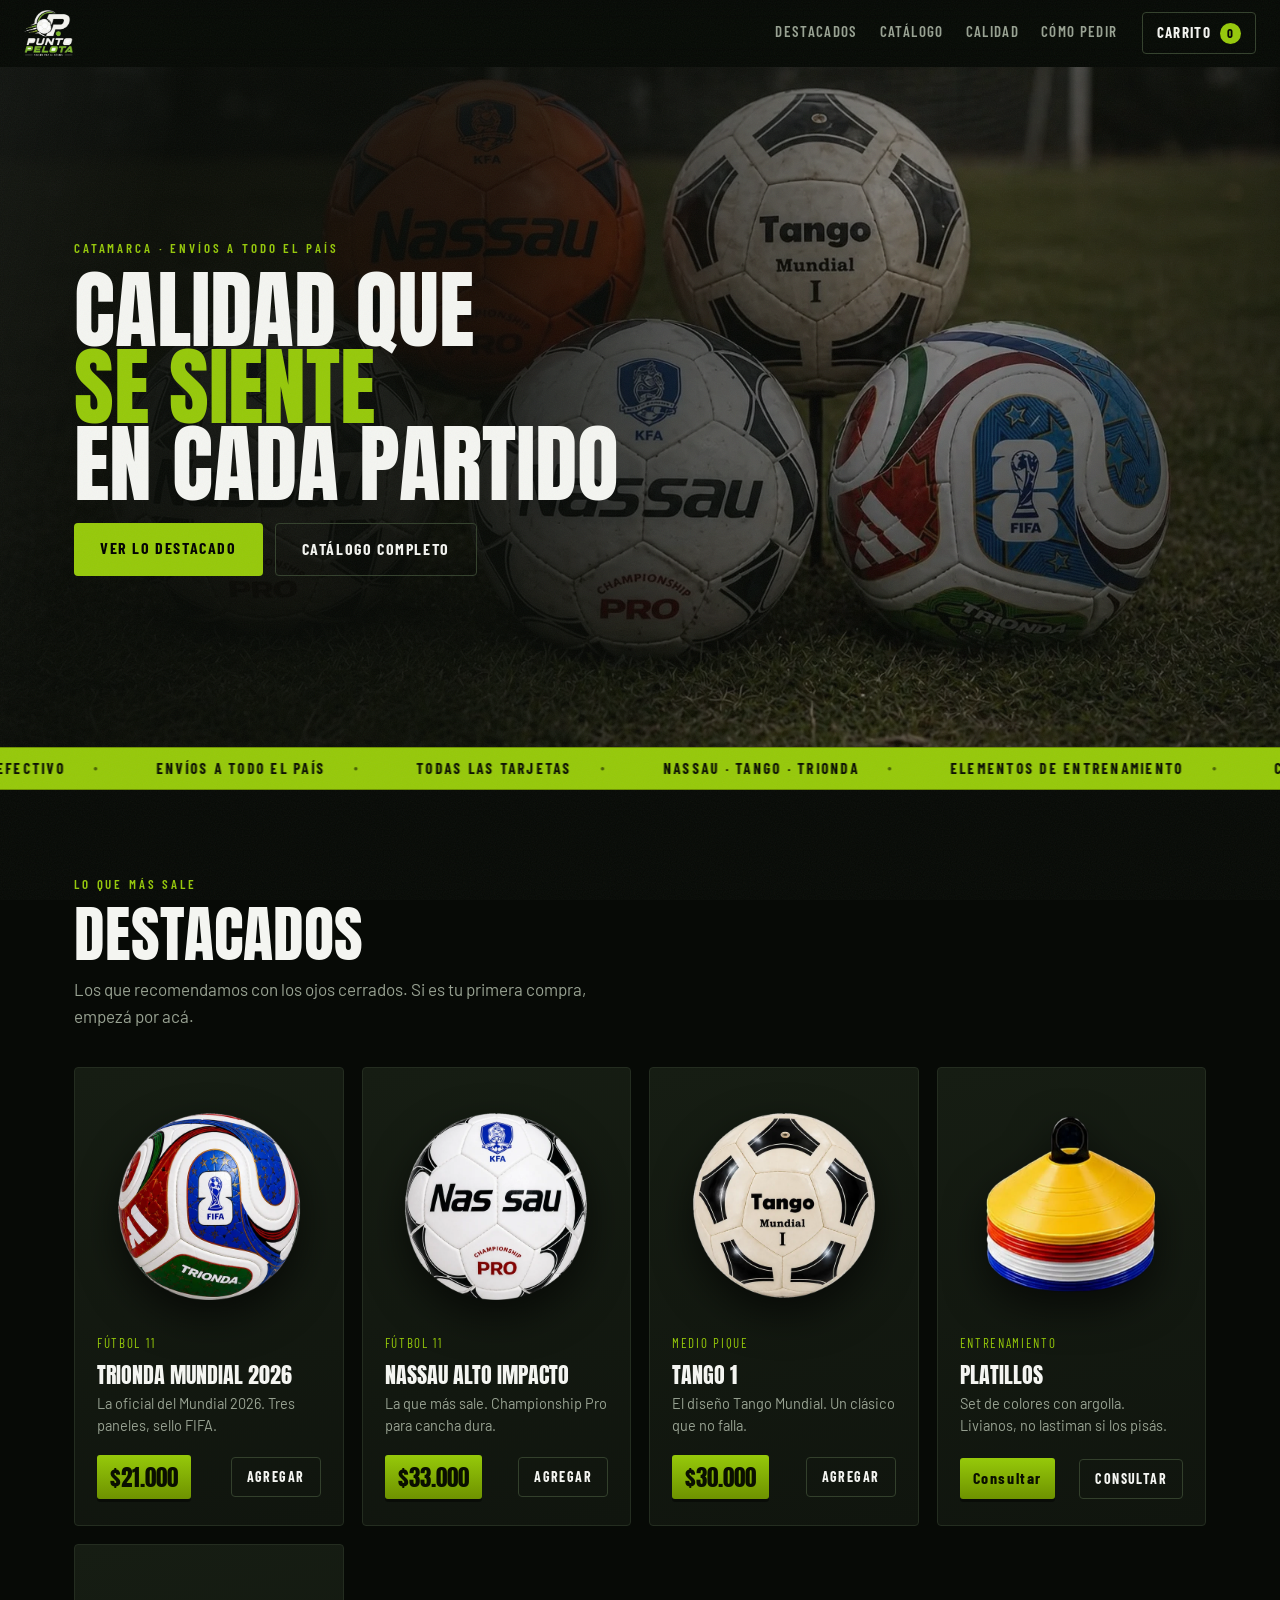
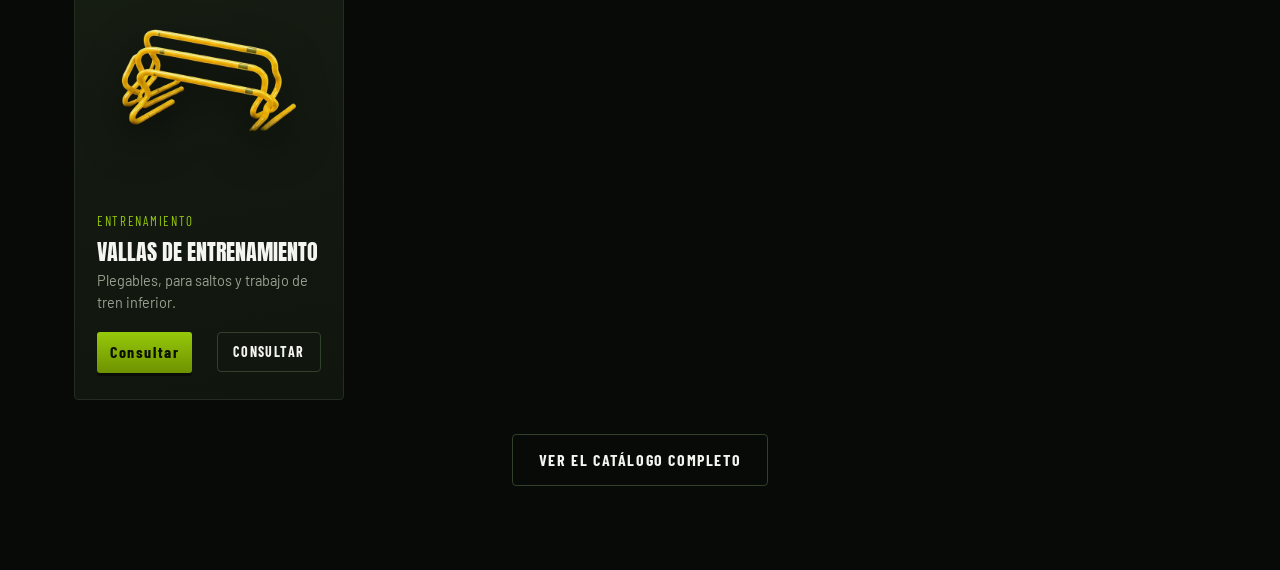
<file: index.html>
<!DOCTYPE html>
<html lang="es-AR">
<head>
<meta charset="UTF-8">
<meta name="viewport" content="width=device-width, initial-scale=1.0, viewport-fit=cover">
<title>Punto Pelota — Pasión por el fútbol</title>
<meta name="description" content="Pelotas de fútbol, medio pique y elementos de entrenamiento. Envíos a todo el país, 10% off en efectivo. Catamarca.">
<meta name="theme-color" content="#070A06">

<link rel="icon" href="favicon.ico" sizes="any">
<link rel="icon" type="image/png" sizes="32x32" href="assets/img/favicon-32.png">
<link rel="apple-touch-icon" href="assets/img/apple-touch-icon.png">

<meta property="og:type" content="website">
<meta property="og:site_name" content="Punto Pelota">
<meta property="og:title" content="Punto Pelota — Pasión por el fútbol">
<meta property="og:description" content="Pelotas Nassau, Tango y Trionda. Conos, vallas y escaleras. Envíos a todo el país.">
<meta property="og:image" content="assets/img/og.jpg">
<meta property="og:image:width" content="1200">
<meta property="og:image:height" content="630">
<meta name="twitter:card" content="summary_large_image">

<link rel="preconnect" href="https://fonts.googleapis.com">
<link rel="preconnect" href="https://fonts.gstatic.com" crossorigin>
<link href="https://fonts.googleapis.com/css2?family=Anton&family=Barlow+Condensed:ital,wght@0,500;0,600;0,700;1,800&family=Barlow:wght@400;500;600&display=swap" rel="stylesheet">
<link rel="stylesheet" href="assets/css/styles.css">
</head>
<body>

<a class="skip" data-view="catalogo" href="#">Ir al catálogo</a>
<div class="grain" aria-hidden="true"></div>

<header class="bar" id="bar">
  <a class="logo" href="#top" aria-label="Punto Pelota, inicio">
    <img src="assets/img/logo.webp" alt="Punto Pelota" width="150" height="141">
  </a>
  <nav class="nav">
    <a data-view="inicio" href="#">Destacados</a>
    <a data-view="catalogo" href="#">Catálogo</a>
    <a data-view="calidad" href="#">Calidad</a>
    <a data-view="pedir" href="#">Cómo pedir</a>
  </nav>
  <button class="cart-btn" id="cartOpen" aria-label="Abrir carrito">
    Carrito <span class="cart-count" id="cartCount">0</span>
  </button>
</header>
<!-- nav inferior de celular (como Offload) -->
<nav class="bottom-nav" id="bottomNav" aria-label="Navegación principal">
  <button class="bn active" data-view="inicio"><svg viewBox="0 0 24 24" fill="none" stroke="currentColor" stroke-width="2"><path d="M3 9l9-7 9 7v11a2 2 0 01-2 2H5a2 2 0 01-2-2z"/><polyline points="9 22 9 12 15 12 15 22"/></svg><span>Inicio</span></button>
  <button class="bn" data-view="catalogo"><svg viewBox="0 0 24 24" fill="none" stroke="currentColor" stroke-width="2"><rect x="3" y="3" width="7" height="7"/><rect x="14" y="3" width="7" height="7"/><rect x="3" y="14" width="7" height="7"/><rect x="14" y="14" width="7" height="7"/></svg><span>Catálogo</span></button>
  <button class="bn" data-view="calidad"><svg viewBox="0 0 24 24" fill="none" stroke="currentColor" stroke-width="2"><path d="M12 22s8-4 8-10V5l-8-3-8 3v7c0 6 8 10 8 10z"/></svg><span>Calidad</span></button>
  <button class="bn" data-view="pedir"><svg viewBox="0 0 24 24" fill="none" stroke="currentColor" stroke-width="2"><path d="M21 15a2 2 0 01-2 2H7l-4 4V5a2 2 0 012-2h14a2 2 0 012 2z"/></svg><span>Pedir</span></button>
  <a class="bn bn-wp" href="https://wa.me/5493834608775" target="_blank" rel="noopener"><svg viewBox="0 0 24 24" fill="currentColor"><path d="M17.47 14.38c-.28-.14-1.64-.81-1.9-.9-.25-.1-.43-.14-.62.14-.18.28-.71.9-.87 1.08-.16.18-.32.2-.6.07-.28-.14-1.18-.43-2.25-1.38-.83-.74-1.39-1.65-1.55-1.93-.16-.28-.02-.43.12-.57.13-.12.28-.32.42-.48.14-.16.18-.28.28-.46.1-.18.05-.34-.02-.48-.07-.14-.62-1.5-.85-2.05-.22-.54-.45-.47-.62-.47l-.53-.01c-.18 0-.48.07-.73.34-.25.27-.97.95-.97 2.3s1 2.66 1.13 2.85c.14.18 1.96 3 4.75 4.21.66.29 1.18.46 1.58.58.66.21 1.26.18 1.74.11.53-.08 1.64-.67 1.87-1.32.23-.65.23-1.2.16-1.32-.07-.12-.25-.2-.53-.33z"/><path d="M12 2C6.48 2 2 6.48 2 12c0 1.85.5 3.58 1.37 5.07L2 22l5.07-1.36C8.43 21.51 10.16 22 12 22c5.52 0 10-4.48 10-10S17.52 2 12 2zm0 18c-1.7 0-3.29-.44-4.67-1.22l-.33-.2-3.41.91.91-3.35-.22-.35A7.94 7.94 0 014 12c0-4.42 3.58-8 8-8s8 3.58 8 8-3.58 8-8 8z"/></svg><span>WhatsApp</span></a>
  <button class="bn" id="bnCart"><svg viewBox="0 0 24 24" fill="none" stroke="currentColor" stroke-width="2"><circle cx="9" cy="21" r="1"/><circle cx="20" cy="21" r="1"/><path d="M1 1h4l2.68 13.39a2 2 0 002 1.61h9.72a2 2 0 002-1.61L23 6H6"/></svg><span>Carrito</span><span class="bn-count" id="bnCount">0</span></button>
</nav>

<main id="top">

<div class="view" id="view-inicio">
  <section class="hero">
    <img class="hero-bg" src="assets/img/hero.webp" alt="" aria-hidden="true" fetchpriority="high">
    <span class="sweep" aria-hidden="true"></span>
    <div class="hero-in">
      <p class="eyebrow">Catamarca · Envíos a todo el país</p>
      <h1>Calidad que<br><span>se siente</span><br>en cada partido</h1>
      <div class="hero-cta">
        <a class="btn btn-lime" data-view="inicio" href="#">Ver lo destacado</a>
        <a class="btn btn-ghost" data-view="catalogo" href="#">Catálogo completo</a>
      </div>
    </div>
  </section>

  <div class="ticker" aria-hidden="true"><div class="ticker-inner" id="tickerInner"></div></div>

  <section class="sec destacados" id="destacados">
    <div class="sec-in">
      <header class="sec-head reveal">
        <p class="eyebrow">Lo que más sale</p>
        <h2>Destacados</h2>
        <p class="lede">Los que recomendamos con los ojos cerrados. Si es tu primera compra, empezá por acá.</p>
      </header>
      <div class="feat" id="feat"></div>
      <a class="btn btn-ghost feat-more reveal" data-view="catalogo" href="#">Ver el catálogo completo</a>
    </div>
  </section>
</div>

<div class="view" id="view-catalogo" hidden>
  <section class="sec catalogo" id="catalogo">
    <div class="sec-in">
      <header class="sec-head reveal">
        <p class="eyebrow">Todo el stock</p>
        <h2>Catálogo</h2>
      </header>
      <div class="filters" id="filters" role="tablist" aria-label="Filtrar por categoría"></div>
      <div class="grid" id="grid" aria-live="polite"></div>
      <p class="loading" id="loading">Cargando el catálogo…</p>
    </div>
  </section>
</div>

<div class="view" id="view-calidad" hidden>
  <section class="sec calidad" id="calidad">
    <div class="sec-in calidad-in">
      <figure class="calidad-img reveal">
        <img src="assets/img/detalle.webp" alt="Detalle del cosido y los paneles de una pelota Nassau Championship Pro" loading="lazy">
        <figcaption>Cosido panel por panel, no pegado.</figcaption>
      </figure>
      <div class="calidad-txt reveal">
        <p class="eyebrow">Por qué las elegimos</p>
        <h2>No es la pelota<br>del supermercado</h2>
        <p class="lede">La diferencia se nota al tercer mes, cuando la barata ya se despegó por las costuras y perdió la forma.</p>
        <ul class="props">
          <li><b>Paneles cosidos</b><span>Se ve en la foto: hilo, no pegamento. Es lo que aguanta la cancha de cemento.</span></li>
          <li><b>Pique parejo</b><span>Cae donde la esperás. Sirve igual en sintético que en tierra.</span></li>
          <li><b>Modelos de competencia</b><span>Nassau Championship Pro, Tango Mundial, Trionda. No son réplicas de saldo.</span></li>
          <li><b>Te duran temporadas</b><span>Son las que usan los equipos de la liga, sábado tras sábado.</span></li>
        </ul>
      </div>
    </div>
  </section>
</div>

<div class="view" id="view-pedir" hidden>
  <section class="sec pedir" id="pedir">
    <div class="sec-in">
      <header class="sec-head reveal">
        <p class="eyebrow">Sin vueltas</p>
        <h2>Cómo pedir</h2>
        <p class="lede">Cuatro pasos y listo. No hace falta que te registres ni que cargues una tarjeta acá.</p>
      </header>
      <ol class="pasos">
        <li class="reveal"><i>1</i><b>Armá el pedido</b><span>Agregás al carrito lo que quieras. Podés mezclar pelotas y elementos de entrenamiento.</span></li>
        <li class="reveal"><i>2</i><b>Mandalo por WhatsApp</b><span>El botón arma el mensaje solo, con el detalle y el total calculado. Vos sólo lo enviás.</span></li>
        <li class="reveal"><i>3</i><b>Coordinamos</b><span>Te confirmamos stock y forma de pago. Efectivo, transferencia o tarjetas de todos los bancos.</span></li>
        <li class="reveal"><i>4</i><b>Te llega</b><span>Envíos a todo el país. Si estás en Catamarca, arreglamos la entrega en el día.</span></li>
      </ol>
      <div class="pedir-cta reveal">
        <div>
          <b>10% de descuento abonando en efectivo</b>
          <span>Se calcula solo en el carrito, no hace falta que lo pidas.</span>
        </div>
        <a class="btn btn-lime" href="https://wa.me/5493834608775" target="_blank" rel="noopener">Escribir por WhatsApp</a>
      </div>
    </div>
  </section>

<footer class="foot">
  <div class="sec-in foot-in">
    <div>
      <img class="foot-logo" src="assets/img/logo.webp" alt="Punto Pelota" width="130" height="122" loading="lazy">
      <p class="foot-note">Pasión por el fútbol.<br>Catamarca, Argentina.</p>
    </div>
    <div class="foot-links">
      <a href="https://wa.me/5493834608775" target="_blank" rel="noopener">WhatsApp 383 460-8775</a>
      <a data-view="inicio" href="#">Destacados</a>
      <a data-view="catalogo" href="#">Catálogo</a>
      <a data-view="pedir" href="#">Cómo pedir</a>
    </div>
  </div>
</footer>


<!-- ficha de producto -->
</div>

</main>

<div class="scrim" id="scrim" hidden></div>
<div class="modal" id="modal" role="dialog" aria-modal="true" aria-labelledby="mNombre" aria-hidden="true">
  <div class="modal-card">
    <button class="modal-close" id="modalClose" aria-label="Cerrar">&times;</button>
    <div class="modal-img"><img id="mImg" alt=""></div>
    <p class="cat" id="mCat"></p>
    <h3 id="mNombre"></h3>
    <p class="talle" id="mTalle" hidden></p>
    <p class="det" id="mDet"></p>
    <div class="modal-foot">
      <span id="mPrecio"></span>
      <button class="btn btn-lime" id="mAdd">Agregar</button>
    </div>
    <button class="share" id="mShare">Compartir este producto</button>
  </div>
</div>

<aside class="cart" id="cart" aria-label="Carrito" aria-hidden="true">
  <div class="cart-head">
    <h2>Tu pedido</h2>
    <button class="cart-close" id="cartClose" aria-label="Cerrar carrito">&times;</button>
  </div>
  <div class="cart-body" id="cartBody"></div>
  <div class="cart-foot" id="cartFoot" hidden>
    <div class="row"><span>Subtotal</span><b id="subtotal">$0</b></div>
    <div class="row cash"><span>Con 10% en efectivo</span><b id="cash">$0</b></div>
    <p class="cart-note" id="cartNote" hidden>Hay artículos a consultar. Te pasamos el precio por WhatsApp.</p>
    <a class="btn btn-lime btn-full" id="checkout" href="#" target="_blank" rel="noopener">Enviar pedido por WhatsApp</a>
    <p class="cart-fine">Te respondemos para coordinar pago y entrega.</p>
  </div>
</aside>

<div class="toast" id="toast" role="status" aria-live="polite"></div>

<script src="assets/js/app.js"></script>
</body>
</html>
</file>
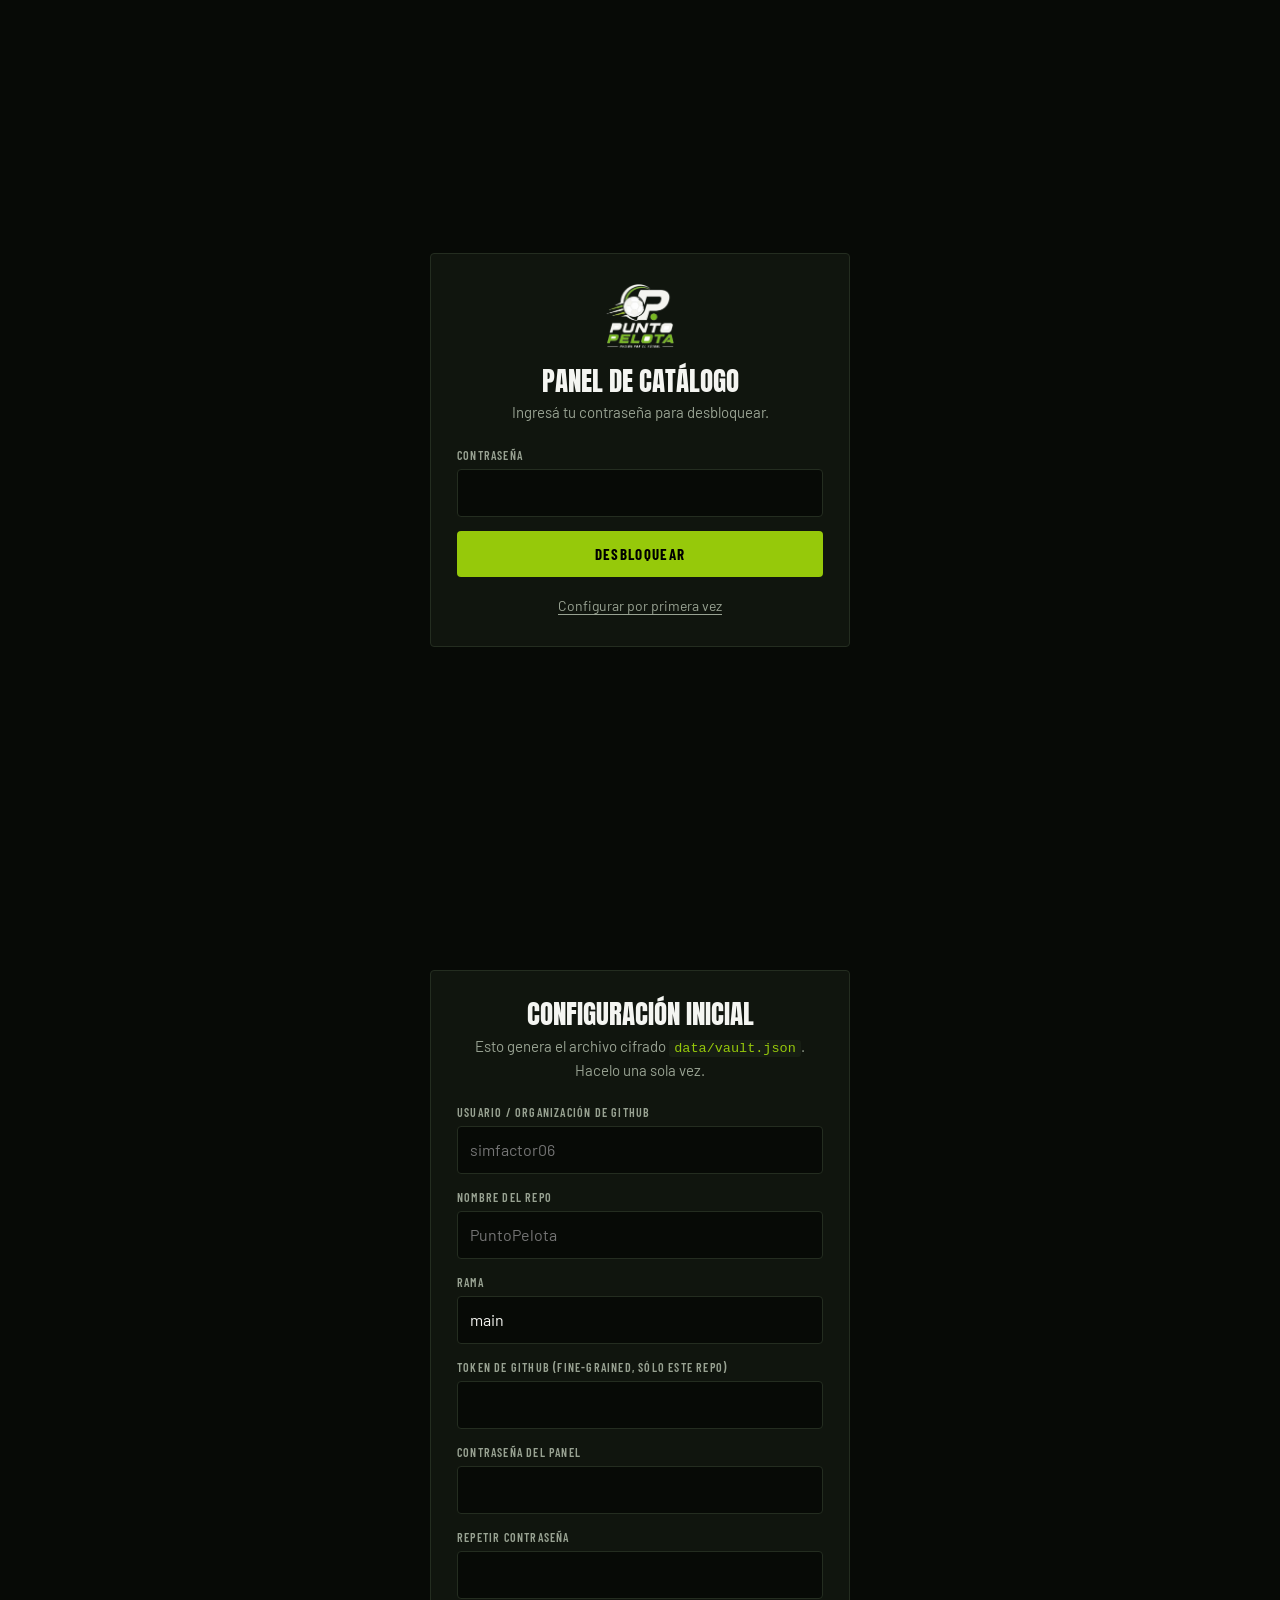
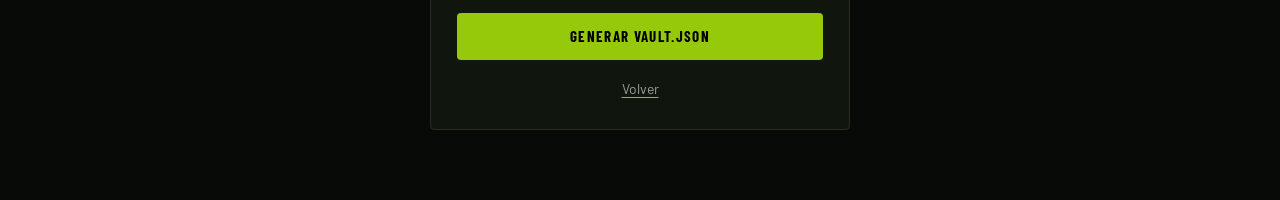
<file: admin.html>
<!DOCTYPE html>
<html lang="es-AR">
<head>
<meta charset="UTF-8">
<meta name="viewport" content="width=device-width, initial-scale=1.0">
<title>Panel · Punto Pelota</title>
<meta name="robots" content="noindex,nofollow">
<meta name="theme-color" content="#070A06">
<link rel="preconnect" href="https://fonts.googleapis.com">
<link rel="preconnect" href="https://fonts.gstatic.com" crossorigin>
<link href="https://fonts.googleapis.com/css2?family=Anton&family=Barlow+Condensed:wght@600;700&family=Barlow:wght@400;500;600&display=swap" rel="stylesheet">
<link rel="stylesheet" href="assets/css/admin.css">
</head>
<body>

<!-- ============ LOGIN ============ -->
<section class="screen" id="scLogin">
  <div class="panel">
    <img class="brand" src="assets/img/logo.webp" alt="Punto Pelota" width="150" height="141">
    <h1>Panel de catálogo</h1>
    <p class="sub" id="loginSub">Ingresá tu contraseña para desbloquear.</p>
    <label class="field">
      <span>Contraseña</span>
      <input type="password" id="pass" autocomplete="current-password" enterkeyhint="go">
    </label>
    <button class="btn btn-lime btn-full" id="btnUnlock">Desbloquear</button>
    <p class="err" id="loginErr" hidden></p>
    <button class="linkish" id="goSetup">Configurar por primera vez</button>
  </div>
</section>

<!-- ============ SETUP ============ -->
<section class="screen" id="scSetup" hidden>
  <div class="panel">
    <h1>Configuración inicial</h1>
    <p class="sub">Esto genera el archivo cifrado <code>data/vault.json</code>. Hacelo una sola vez.</p>

    <label class="field">
      <span>Usuario / organización de GitHub</span>
      <input type="text" id="sOwner" placeholder="simfactor06" autocapitalize="off" spellcheck="false">
    </label>
    <label class="field">
      <span>Nombre del repo</span>
      <input type="text" id="sRepo" placeholder="PuntoPelota" autocapitalize="off" spellcheck="false">
    </label>
    <label class="field">
      <span>Rama</span>
      <input type="text" id="sBranch" value="main" autocapitalize="off" spellcheck="false">
    </label>
    <label class="field">
      <span>Token de GitHub (fine-grained, sólo este repo)</span>
      <input type="password" id="sToken" autocapitalize="off" spellcheck="false">
    </label>
    <label class="field">
      <span>Contraseña del panel</span>
      <input type="password" id="sPass1" autocomplete="new-password">
    </label>
    <label class="field">
      <span>Repetir contraseña</span>
      <input type="password" id="sPass2" autocomplete="new-password">
    </label>

    <button class="btn btn-lime btn-full" id="btnGenerate">Generar vault.json</button>
    <p class="err" id="setupErr" hidden></p>

    <div id="vaultOut" hidden>
      <p class="ok">Listo. Guardá esto como <code>data/vault.json</code> en el repo y subilo.</p>
      <textarea id="vaultText" rows="7" readonly></textarea>
      <div class="row2">
        <button class="btn btn-ghost btn-full" id="btnCopy">Copiar</button>
        <button class="btn btn-ghost btn-full" id="btnDownload">Descargar</button>
      </div>
    </div>

    <button class="linkish" id="backLogin">Volver</button>
  </div>
</section>

<!-- ============ APP ============ -->
<section class="app" id="scApp" hidden>
  <header class="abar">
    <img class="abrand" src="assets/img/logo.webp" alt="" width="100" height="94">
    <span class="repo" id="repoLabel"></span>
    <button class="mini" id="btnReload" title="Recargar desde GitHub">Recargar</button>
    <button class="mini danger" id="btnLock">Bloquear</button>
  </header>

  <div class="wrap">
    <div class="toolbar">
      <div class="filters" id="aFilters"></div>
      <button class="btn btn-lime" id="btnNew">+ Producto</button>
    </div>

    <div class="dirty" id="dirtyBar" hidden>
      <span id="dirtyMsg">Tenés cambios sin publicar.</span>
      <button class="btn btn-lime" id="btnPublish">Publicar</button>
      <button class="mini" id="btnDiscard">Descartar</button>
    </div>

    <ul class="list" id="aList"></ul>
  </div>
</section>

<!-- ============ EDITOR ============ -->
<div class="scrim" id="scrim" hidden></div>
<aside class="sheet" id="sheet" aria-hidden="true">
  <div class="sheet-head">
    <h2 id="sheetTitle">Producto</h2>
    <button class="sheet-close" id="sheetClose" aria-label="Cerrar">&times;</button>
  </div>
  <div class="sheet-body">
    <label class="field"><span>Nombre</span><input type="text" id="fNombre"></label>
    <label class="field"><span>ID (no lo cambies si ya está publicado)</span><input type="text" id="fId" autocapitalize="off" spellcheck="false"></label>
    <label class="field"><span>Categoría</span><select id="fCategoria"></select></label>
    <label class="field"><span>Precio</span><input type="number" id="fPrecio" inputmode="numeric" min="0" step="500"></label>
    <label class="field"><span>Detalle</span><textarea id="fDetalle" rows="3"></textarea></label>

    <div class="imgbox">
      <img id="fPreview" alt="">
      <div>
        <label class="field"><span>Ruta de imagen</span><input type="text" id="fImg" autocapitalize="off" spellcheck="false"></label>
        <input type="file" id="fFile" accept="image/*" hidden>
        <button class="btn btn-ghost btn-full" id="btnPick">Subir imagen nueva</button>
        <p class="hint">Se sube a <code>assets/img/productos/</code> al publicar.</p>
      </div>
    </div>

    <label class="check"><input type="checkbox" id="fStock"><span>Con stock</span></label>
    <label class="check"><input type="checkbox" id="fDestacado"><span>Destacado</span></label>
    <p class="err" id="sheetErr" hidden></p>
  </div>
  <div class="sheet-foot">
    <button class="btn btn-ghost" id="btnDelete">Eliminar</button>
    <button class="btn btn-lime" id="btnSave">Guardar</button>
  </div>
</aside>

<div class="toast" id="toast" role="status" aria-live="polite"></div>

<script src="assets/js/admin.js"></script>
</body>
</html>
</file>
<file: assets/css/styles.css>
/* ---------- SPA views ---------- */
.view[hidden]{display:none !important}
.view{min-height:calc(100dvh - 54px)}   /* ocupa la pantalla sin el header */

/* Punto Pelota — tokens tomados del logo y los flyers oficiales */
:root{
  --pitch:#070A06; --night:#10150E; --night2:#161D13;
  --line:#242D20; --line2:#33402C;
  --chalk:#F4F5F1; --ash:#98A292;
  --lime:#96C90A; --lime-deep:#6E9200; --red:#E23B2B;
  --r:4px; --max:1180px;
  --safe:env(safe-area-inset-bottom,0px);
}

*{box-sizing:border-box;margin:0;padding:0}
html{scroll-behavior:smooth}
body{background:var(--pitch);color:var(--chalk);
  font-family:'Barlow',system-ui,sans-serif;font-size:16px;line-height:1.55;
  -webkit-font-smoothing:antialiased;overflow-x:hidden}
img{max-width:100%;display:block}
a{color:inherit;text-decoration:none}
button{font:inherit;cursor:pointer;border:0;background:none;color:inherit}
.skip{position:absolute;left:-9999px}
.skip:focus{left:12px;top:12px;z-index:99;background:var(--lime);color:#000;padding:10px 16px}
:focus-visible{outline:2px solid var(--lime);outline-offset:3px}

.grain{position:fixed;inset:0;z-index:100;pointer-events:none;opacity:.05;
  background-image:url("data:image/svg+xml,%3Csvg xmlns='http://www.w3.org/2000/svg' width='140' height='140'%3E%3Cfilter id='n'%3E%3CfeTurbulence type='fractalNoise' baseFrequency='.85' numOctaves='3'/%3E%3C/filter%3E%3Crect width='140' height='140' filter='url(%23n)'/%3E%3C/svg%3E")}

h1,h2{font-family:'Anton',sans-serif;font-weight:400;text-transform:uppercase;line-height:.9}
.lede{color:var(--ash);font-size:17px;max-width:52ch}
.eyebrow{font-family:'Barlow Condensed',sans-serif;font-weight:600;
  text-transform:uppercase;letter-spacing:.22em;font-size:13px;color:var(--lime)}

.btn{font-family:'Barlow Condensed',sans-serif;font-weight:700;
  text-transform:uppercase;letter-spacing:.1em;font-size:16px;
  padding:13px 26px;border-radius:var(--r);display:inline-block;text-align:center;
  transition:transform .16s,background .16s,border-color .16s,color .16s}
.btn-lime{background:var(--lime);color:#000}
.btn-lime:hover{background:#A8DE12;transform:translateY(-2px)}
.btn-ghost{border:1px solid var(--line2);color:var(--chalk)}
.btn-ghost:hover{border-color:var(--lime);color:var(--lime)}
.btn-full{width:100%}

.sec{padding:84px 0}
.sec-in{max-width:var(--max);margin:0 auto;padding:0 24px}
.sec-head{margin-bottom:38px}
.sec-head h2{font-size:clamp(38px,6vw,62px);margin:12px 0}
.sec-head .lede{margin-top:14px}

.reveal{opacity:0;transform:translateY(22px);
  transition:opacity .6s cubic-bezier(.2,.7,.3,1),transform .6s cubic-bezier(.2,.7,.3,1)}
.reveal.in{opacity:1;transform:none}

/* ---------- Header ---------- */
.bar{position:sticky;top:0;z-index:40;display:flex;align-items:center;gap:24px;
  padding:10px 24px;background:rgba(7,10,6,.9);backdrop-filter:blur(12px);
  border-bottom:1px solid transparent;transition:border-color .3s,padding .3s}
.bar.stuck{border-bottom-color:var(--line);padding:6px 24px}
.logo img{height:46px;width:auto;transition:height .3s}
.bar.stuck .logo img{height:38px}
.nav{margin-left:auto;display:flex;gap:22px;
  font-family:'Barlow Condensed',sans-serif;font-weight:600;
  text-transform:uppercase;letter-spacing:.09em;font-size:15px}
.nav a{color:var(--ash);transition:color .18s;position:relative;padding-bottom:3px}
.nav a::after{content:"";position:absolute;left:0;right:100%;bottom:0;height:2px;
  background:var(--lime);transition:right .25s}
.nav a:hover{color:var(--chalk)}
.nav a:hover::after{right:0}
.cart-btn{font-family:'Barlow Condensed',sans-serif;font-weight:700;
  text-transform:uppercase;letter-spacing:.09em;font-size:15px;
  border:1px solid var(--line2);padding:8px 14px;border-radius:var(--r);
  display:flex;align-items:center;gap:9px;transition:border-color .18s}
.cart-btn:hover{border-color:var(--lime)}
.cart-count{background:var(--lime);color:#000;font-weight:700;min-width:21px;height:21px;
  border-radius:11px;display:grid;place-items:center;font-size:13px;padding:0 5px}
.cart-count.bump{animation:bump .4s cubic-bezier(.3,1.6,.4,1)}
@keyframes bump{40%{transform:scale(1.45)}}

/* ---------- Hero ---------- */
.hero{position:relative;min-height:clamp(470px,76vh,680px);display:flex;align-items:center;overflow:hidden}
.hero-bg{position:absolute;inset:0;width:100%;height:100%;object-fit:cover;object-position:50% 62%}
.hero::after{content:"";position:absolute;inset:0;
  background:linear-gradient(96deg,rgba(7,10,6,.96) 0%,rgba(7,10,6,.87) 38%,rgba(7,10,6,.4) 68%,rgba(7,10,6,.66) 100%)}
.sweep{position:absolute;top:-60%;left:-30%;width:38%;height:220%;z-index:1;
  background:linear-gradient(90deg,transparent,rgba(255,255,255,.055),transparent);
  transform:rotate(14deg);animation:sweep 9s ease-in-out infinite}
@keyframes sweep{0%{left:-30%}55%,100%{left:120%}}
.hero-in{position:relative;z-index:2;max-width:var(--max);width:100%;margin:0 auto;padding:56px 24px}
.hero h1{font-size:clamp(46px,7.6vw,86px);margin:12px 0 20px}
.hero h1 span{color:var(--lime)}
.hero .lede{margin-bottom:30px}
.hero-cta{display:flex;gap:12px;flex-wrap:wrap}

/* ---------- Promo strip ---------- */
.promo-strip{display:flex;align-items:center;justify-content:center;gap:14px;
  background:var(--night2);border-bottom:1px solid var(--line2);
  padding:12px 20px;font-family:'Barlow Condensed',sans-serif;font-size:15px;
  text-transform:uppercase;letter-spacing:.1em;color:var(--ash);text-align:center;flex-wrap:wrap}
.promo-badge{background:var(--lime);color:#000;font-weight:700;
  padding:4px 12px;border-radius:3px;font-size:16px;white-space:nowrap}

/* ---------- Ticker (JS) ---------- */

.ticker{overflow:hidden;background:var(--lime);color:#0A0F00;
  border-block:1px solid var(--lime-deep);padding:9px 0;user-select:none}
.ticker-inner{display:flex;width:max-content;will-change:transform}
.ticker-inner span{font-family:'Barlow Condensed',sans-serif;font-weight:700;
  text-transform:uppercase;letter-spacing:.15em;font-size:15px;white-space:nowrap;
  padding:0 28px;display:flex;align-items:center;gap:28px}
.ticker-inner span::after{content:"●";font-size:8px;opacity:.55}

/* ---------- Tarjetas ---------- */
.feat,.grid{display:grid;gap:18px}
.feat{grid-template-columns:repeat(auto-fit,minmax(228px,1fr))}
.grid{grid-template-columns:repeat(auto-fill,minmax(232px,1fr))}

.card,.fcard{position:relative;border:1px solid var(--line);border-radius:var(--r);
  display:flex;flex-direction:column;cursor:pointer;
  transition:border-color .22s,transform .22s,box-shadow .25s}
.card{background:var(--pitch);padding:20px 20px 22px}
.fcard{background:linear-gradient(168deg,var(--night2),var(--night));
  padding:24px 22px 26px;overflow:hidden}
.card:hover{border-color:var(--line2);transform:translateY(-3px)}
.fcard:hover{border-color:var(--line2);box-shadow:0 18px 44px rgba(0,0,0,.5)}
.fcard::before{content:"";position:absolute;inset:0;opacity:0;transition:opacity .3s;
  background:radial-gradient(420px circle at var(--mx,50%) var(--my,0%),rgba(150,201,10,.14),transparent 62%)}
.fcard:hover::before{opacity:1}

.card-img,.fimg{position:relative;aspect-ratio:1;display:grid;place-items:center;margin-bottom:16px}
.fimg{margin-bottom:18px}
.card-img img,.fimg img{width:92%;filter:drop-shadow(0 16px 20px rgba(0,0,0,.6));
  transition:transform .35s cubic-bezier(.2,.7,.3,1)}
.fimg img{width:94%}
.card:hover .card-img img{transform:scale(1.06) rotate(-6deg)}
.fcard:hover .fimg img{transform:scale(1.07) translateY(-5px)}

.tag{position:absolute;top:0;left:0;z-index:2;
  font-family:'Barlow Condensed',sans-serif;font-weight:700;
  text-transform:uppercase;letter-spacing:.12em;font-size:11px;
  background:var(--lime);color:#000;padding:4px 9px;border-radius:2px}
.tag-off{background:var(--red);color:#fff}

.card h3,.fcard h3{font-family:'Anton',sans-serif;font-weight:400;font-size:21px;
  line-height:1.05;text-transform:uppercase;margin-bottom:5px}
.fcard h3{font-size:22px;margin-bottom:6px}
.card .cat{font-family:'Barlow Condensed',sans-serif;font-size:13px;
  text-transform:uppercase;letter-spacing:.13em;color:var(--ash);margin-bottom:14px}
.fcard .cat{font-family:'Barlow Condensed',sans-serif;font-size:13px;
  text-transform:uppercase;letter-spacing:.13em;color:var(--lime);margin-bottom:9px}
.fcard .det{color:var(--ash);font-size:14.5px;margin-bottom:18px}
.card-foot,.fbot{margin-top:auto;display:flex;align-items:center;gap:12px;position:relative;z-index:2}
.feat-more{display:block;width:max-content;margin:34px auto 0}

/* Firma: la chapa de precio de los flyers */
.price{position:relative;overflow:hidden;font-family:'Anton',sans-serif;font-size:23px;
  background:linear-gradient(180deg,var(--lime),var(--lime-deep));
  color:#0A0F00;padding:5px 13px 4px;border-radius:3px;
  box-shadow:0 3px 0 rgba(0,0,0,.45);white-space:nowrap}
.price::before{content:"";position:absolute;top:0;left:-70%;width:45%;height:100%;
  background:linear-gradient(100deg,transparent,rgba(255,255,255,.5),transparent);
  transition:left .55s ease}
.card:hover .price::before,.fcard:hover .price::before{left:130%}
.price.ask{font-family:'Barlow Condensed',sans-serif;font-weight:700;font-size:16px;
  letter-spacing:.1em;padding:8px 13px}
.sold .price{opacity:.6}
.sold .price::after{content:"";position:absolute;inset:-6px -8px;
  background:
    linear-gradient(to bottom right,transparent 46%,var(--red) 46%,var(--red) 54%,transparent 54%),
    linear-gradient(to bottom left,transparent 46%,var(--red) 46%,var(--red) 54%,transparent 54%)}
.add{margin-left:auto;font-family:'Barlow Condensed',sans-serif;font-weight:700;
  text-transform:uppercase;letter-spacing:.1em;font-size:14px;
  border:1px solid var(--line2);padding:8px 15px;border-radius:var(--r);transition:all .18s}
.add:hover{background:var(--lime);border-color:var(--lime);color:#000}
/* sin stock: la foto se ve en color, sólo se apaga */
.sold .card-img img,.sold .fimg img{opacity:.5}
.sold .add{opacity:.4;pointer-events:none}
.sold:hover .card-img img{transform:none}

/* botón redondo, sólo en celular */
.addr{display:none;position:absolute;right:0;bottom:0;z-index:3;
  width:36px;height:36px;border-radius:50%;background:var(--lime);color:#000;
  font-size:23px;line-height:1;place-items:center;
  box-shadow:0 3px 10px rgba(0,0,0,.5)}
.addr:active{transform:scale(.9)}
.sold .addr{background:var(--line2);color:var(--ash);pointer-events:none}

.empty{grid-column:1/-1;text-align:center;padding:70px 24px;
  border:1px dashed var(--line2);border-radius:var(--r)}
.empty h3{font-family:'Anton',sans-serif;font-size:26px;text-transform:uppercase;margin-bottom:10px}
.empty p{color:var(--ash);margin-bottom:22px}
.loading{color:var(--ash);text-align:center;padding:50px}

/* ---------- Filtros ---------- */
.catalogo{background:var(--night);border-block:1px solid var(--line)}
.filters{display:flex;gap:8px;flex-wrap:wrap;margin-bottom:26px}
.chip{font-family:'Barlow Condensed',sans-serif;font-weight:600;
  text-transform:uppercase;letter-spacing:.1em;font-size:14px;
  padding:9px 18px;border:1px solid var(--line2);border-radius:var(--r);
  color:var(--ash);transition:all .18s;white-space:nowrap}
.chip:hover{border-color:var(--lime);color:var(--chalk)}
.chip[aria-selected="true"]{background:var(--lime);border-color:var(--lime);color:#000}
.chip .n{opacity:.6;font-size:12px;margin-left:5px}

/* ---------- Calidad ---------- */
.calidad{background:var(--pitch)}
.calidad-in{display:grid;grid-template-columns:.95fr 1.05fr;gap:56px;align-items:center}
.calidad-img{position:relative}
.calidad-img img{border-radius:var(--r);width:100%}
.calidad-img::after{content:"";position:absolute;inset:0;border-radius:var(--r);
  box-shadow:inset 0 0 90px rgba(7,10,6,.75);pointer-events:none}
.calidad-img figcaption{margin-top:12px;font-family:'Barlow Condensed',sans-serif;
  text-transform:uppercase;letter-spacing:.13em;font-size:13px;color:var(--lime)}
.calidad h2{font-size:clamp(34px,5vw,54px);margin:12px 0 16px}
.calidad .lede{margin-bottom:30px}
.props{list-style:none;display:grid}
.props li{padding:16px 0 16px 24px;border-top:1px solid var(--line);position:relative}
.props li:last-child{border-bottom:1px solid var(--line)}
.props li::before{content:"";position:absolute;left:0;top:24px;
  width:9px;height:9px;background:var(--lime);border-radius:50%}
.props b{display:block;font-family:'Barlow Condensed',sans-serif;font-weight:700;
  text-transform:uppercase;letter-spacing:.06em;font-size:18px}
.props span{color:var(--ash);font-size:15px}

/* ---------- Cómo pedir ---------- */
.pedir{background:var(--night);border-top:1px solid var(--line)}
.pasos{list-style:none;display:grid;grid-template-columns:repeat(4,1fr);margin-bottom:44px}
.pasos li{position:relative;padding:0 22px 0 0}
.pasos li::after{content:"";position:absolute;left:22px;right:22px;top:19px;height:1px;background:var(--line2)}
.pasos li:last-child::after{display:none}
.pasos i{position:relative;z-index:2;display:grid;place-items:center;
  width:40px;height:40px;border-radius:50%;background:var(--lime);color:#000;
  font-family:'Anton',sans-serif;font-style:normal;font-size:19px;margin-bottom:16px}
.pasos b{display:block;font-family:'Barlow Condensed',sans-serif;font-weight:700;
  text-transform:uppercase;letter-spacing:.05em;font-size:19px;margin-bottom:5px}
.pasos span{color:var(--ash);font-size:15px}
.pedir-cta{display:flex;align-items:center;justify-content:space-between;gap:24px;
  flex-wrap:wrap;background:var(--pitch);border:1px solid var(--line2);
  border-radius:var(--r);padding:24px 26px}
.pedir-cta b{display:block;font-family:'Anton',sans-serif;font-weight:400;
  text-transform:uppercase;font-size:23px;color:var(--lime)}
.pedir-cta span{color:var(--ash);font-size:15px}

/* ---------- Footer ---------- */
.foot{border-top:1px solid var(--line);background:var(--pitch)}
.foot-in{padding-block:44px;display:flex;justify-content:space-between;gap:30px;flex-wrap:wrap}
.foot-logo{height:56px;width:auto;margin-bottom:12px}
.foot-note{color:var(--ash);font-size:15px}
.foot-links{display:flex;flex-direction:column;gap:9px;
  font-family:'Barlow Condensed',sans-serif;text-transform:uppercase;
  letter-spacing:.1em;font-size:15px;color:var(--ash)}
.foot-links a:hover{color:var(--lime)}

/* ---------- Ficha de producto ---------- */
.modal{position:fixed;inset:0;z-index:62;display:grid;place-items:center;padding:24px;
  opacity:0;pointer-events:none;transition:opacity .22s}
.modal.open{opacity:1;pointer-events:auto}
.modal-card{position:relative;width:min(420px,100%);max-height:88dvh;overflow-y:auto;
  background:var(--night);border:1px solid var(--line2);border-radius:var(--r);
  padding:26px 24px 22px;transform:translateY(18px);transition:transform .26s cubic-bezier(.3,.9,.3,1)}
.modal.open .modal-card{transform:none}
.modal-close{position:absolute;top:10px;right:14px;font-size:30px;line-height:1;color:var(--ash)}
.modal-close:hover{color:var(--chalk)}
.modal-img{aspect-ratio:1;display:grid;place-items:center;margin-bottom:18px}
.modal-img img{width:76%;filter:drop-shadow(0 20px 26px rgba(0,0,0,.7))}
.modal .cat{font-family:'Barlow Condensed',sans-serif;font-size:13px;
  text-transform:uppercase;letter-spacing:.13em;color:var(--lime)}
.modal h3{font-family:'Anton',sans-serif;font-weight:400;font-size:29px;
  text-transform:uppercase;line-height:1.02;margin:4px 0 8px}
.modal .talle{font-family:'Barlow Condensed',sans-serif;font-weight:700;
  text-transform:uppercase;letter-spacing:.1em;font-size:14px;
  border:1px solid var(--line2);border-radius:var(--r);
  display:inline-block;padding:4px 11px;margin-bottom:10px}
.modal .det{color:var(--ash);font-size:15.5px;margin-bottom:20px}
.modal-foot{display:flex;align-items:center;gap:14px;margin-bottom:14px}
.modal-foot .btn{margin-left:auto}
.share{display:block;width:100%;font-family:'Barlow Condensed',sans-serif;font-weight:600;
  text-transform:uppercase;letter-spacing:.1em;font-size:14px;color:var(--ash);
  border:1px solid var(--line);border-radius:var(--r);padding:10px}
.share:hover{border-color:var(--lime);color:var(--lime)}

/* ---------- Carrito ---------- */
.scrim{position:fixed;inset:0;background:rgba(0,0,0,.7);z-index:50}
.cart{position:fixed;top:0;right:0;bottom:0;width:min(410px,100%);
  background:var(--night);border-left:1px solid var(--line);z-index:60;
  display:flex;flex-direction:column;transform:translateX(100%);
  transition:transform .28s cubic-bezier(.3,.8,.3,1)}
.cart.open{transform:none}
.cart-head{display:flex;align-items:center;justify-content:space-between;
  padding:20px 22px;border-bottom:1px solid var(--line)}
.cart-head h2{font-size:26px}
.cart-close{font-size:30px;line-height:1;color:var(--ash)}
.cart-close:hover{color:var(--chalk)}
.cart-body{flex:1;overflow-y:auto;padding:16px 22px}
.ci{display:flex;gap:13px;align-items:center;padding:14px 0;border-bottom:1px solid var(--line)}
.ci img{width:52px;height:52px;object-fit:contain;flex-shrink:0}
.ci-info{flex:1;min-width:0}
.ci-info b{display:block;font-family:'Barlow Condensed',sans-serif;font-weight:700;
  text-transform:uppercase;font-size:16px}
.ci-info span{color:var(--ash);font-size:14px}
.qty{display:flex;align-items:center;gap:9px}
.qty button{width:28px;height:28px;border:1px solid var(--line2);border-radius:3px;
  display:grid;place-items:center;color:var(--ash)}
.qty button:hover{border-color:var(--lime);color:var(--lime)}
.qty b{min-width:16px;text-align:center;font-size:15px}
.cart-empty{text-align:center;color:var(--ash);padding:60px 12px}
.cart-foot{padding:20px 22px calc(20px + var(--safe));border-top:1px solid var(--line)}
.cart-foot .row{display:flex;justify-content:space-between;margin-bottom:9px;
  font-family:'Barlow Condensed',sans-serif;text-transform:uppercase;letter-spacing:.08em}
.cart-foot .row b{font-family:'Anton',sans-serif;font-size:21px}
.cart-foot .cash,.cart-foot .cash b{color:var(--lime)}
.cart-note{color:var(--ash);font-size:13px;margin:10px 0;padding:9px 11px;
  border:1px solid var(--line2);border-radius:var(--r)}
.cart-fine{color:var(--ash);font-size:13px;text-align:center;margin-top:11px}

/* ---------- Barra fija de celular ---------- */
.bottom-nav{display:none;grid-template-columns:repeat(6,1fr);
  position:fixed;top:54px;left:0;right:0;z-index:39;
  background:rgba(10,15,8,.97);backdrop-filter:blur(14px);
  border-bottom:1px solid var(--line2)}
.bn{display:flex;flex-direction:column;align-items:center;justify-content:center;
  gap:3px;padding:9px 2px;border:0;background:none;color:var(--ash);
  font-family:'Barlow Condensed',sans-serif;font-weight:600;
  text-transform:uppercase;letter-spacing:.06em;font-size:10px;
  cursor:pointer;text-decoration:none;position:relative;transition:color .18s}
.bn:hover,.bn:focus-visible,.bn.active{color:var(--lime)}
.bn svg{width:20px;height:20px;stroke-linecap:round;stroke-linejoin:round}
.bn-wp{color:#25D366}.bn-wp:hover,.bn-wp:focus-visible{color:#128C7E}
.bn-count{position:absolute;top:6px;right:calc(50% - 20px);
  background:var(--lime);color:#000;font-weight:700;
  min-width:18px;height:18px;border-radius:9px;
  display:grid;place-items:center;font-size:11px;padding:0 4px}

.fly{position:fixed;z-index:80;pointer-events:none;border-radius:50%;
  transition:transform .72s cubic-bezier(.5,-.35,.7,.55),opacity .72s ease}
.toast{position:fixed;left:50%;bottom:28px;transform:translate(-50%,90px);
  background:var(--lime);color:#000;padding:11px 22px;border-radius:var(--r);
  font-family:'Barlow Condensed',sans-serif;font-weight:700;
  text-transform:uppercase;letter-spacing:.09em;z-index:70;
  opacity:0;transition:all .25s;pointer-events:none;max-width:90vw;text-align:center}
.toast.show{transform:translate(-50%,0);opacity:1}

/* ---------- Responsive ---------- */
@media(max-width:940px){
  .calidad-in{grid-template-columns:1fr;gap:34px}
  .pasos{grid-template-columns:1fr 1fr;gap:28px 20px}
  .pasos li::after{display:none}
}

@media(max-width:700px){
  .nav{display:none}
  .sec{padding:56px 0}
  .sec-in{padding:0 14px}
  .sec-head{margin-bottom:26px}
  .logo img{height:38px}
  .bar{padding:8px 14px;gap:12px}
  .cart-btn{display:none}          /* en celular manda la barra de abajo */

  .hero{min-height:0;height:clamp(230px,44vw,340px)}
  .hero::after{background:linear-gradient(180deg,rgba(7,10,6,.82) 0%,rgba(7,10,6,.68) 45%,rgba(7,10,6,.96) 100%)}
  .hero-in{padding:28px 18px}
  .hero h1{font-size:clamp(28px,8vw,46px);margin:8px 0 16px}
  .hero-cta .btn{flex:1;padding:10px 14px;font-size:14px}

  /* 3 productos por fila */
  .grid,.feat{grid-template-columns:repeat(3,minmax(0,1fr));gap:9px}
  .card,.fcard{padding:9px 9px 11px;border-radius:6px}
  .card-img,.fimg{margin-bottom:9px}
  .card-img img,.fimg img{width:100%}
  .addr{display:grid}              /* botón redondo + */
  .add{display:none}               /* el botón ancho no entra */
  .fcard .det,.card .cat,.fcard .cat{display:none}
  .card h3,.fcard h3{font-size:13.5px;line-height:1.12;margin-bottom:7px;
    display:-webkit-box;-webkit-line-clamp:2;-webkit-box-orient:vertical;overflow:hidden;min-height:2.24em}
  .card-foot,.fbot{gap:0}
  .price{font-size:16px;padding:3px 8px 2px;box-shadow:0 2px 0 rgba(0,0,0,.45);
    width:100%;text-align:center}
  .price.ask{font-size:12px;padding:5px 6px;letter-spacing:.06em}
  .tag{font-size:9px;padding:3px 6px;letter-spacing:.08em}
  .fcard::before{display:none}

  .filters{gap:6px;margin-bottom:18px;overflow-x:auto;flex-wrap:nowrap;
    padding-bottom:4px;scrollbar-width:none}
  .filters::-webkit-scrollbar{display:none}
  .chip{padding:8px 14px;font-size:13px}

  .pasos{grid-template-columns:1fr;gap:22px}
  .pedir-cta{flex-direction:column;align-items:flex-start}
  .pedir-cta .btn{width:100%}
  .bottom-nav{display:grid}
  main{padding-top:56px}
  .view{min-height:calc(100dvh - 110px)}
  .toast{bottom:28px}
  .modal{padding:0;align-items:flex-end}
  .modal-card{width:100%;max-height:92dvh;border-radius:12px 12px 0 0;
    border-left:0;border-right:0;border-bottom:0;
    padding-bottom:calc(22px + var(--safe));transform:translateY(100%)}
  .modal-img img{width:62%}
}

@media(max-width:360px){
  .grid,.feat{grid-template-columns:repeat(2,minmax(0,1fr))}
}

@media(prefers-reduced-motion:reduce){
  *{animation:none!important;transition:none!important}
  html{scroll-behavior:auto}
  .reveal{opacity:1;transform:none}
}
</file>
<file: assets/css/admin.css>
/* Punto Pelota — panel. Mobile primero: se opera desde el celular. */
:root{
  --pitch:#070A06;--night:#10150E;--night2:#171E14;--line:#242D20;
  --chalk:#F4F5F1;--ash:#98A292;--lime:#96C90A;--lime-deep:#6E9200;--red:#E23B2B;
  --r:4px;
}
*{box-sizing:border-box;margin:0;padding:0}
body{background:var(--pitch);color:var(--chalk);
  font-family:'Barlow',system-ui,sans-serif;font-size:16px;line-height:1.5;
  -webkit-font-smoothing:antialiased}
img{max-width:100%;display:block}
button{font:inherit;cursor:pointer;border:0;background:none;color:inherit}
:focus-visible{outline:2px solid var(--lime);outline-offset:2px}
h1,h2{font-family:'Anton',sans-serif;font-weight:400;text-transform:uppercase;line-height:.95}
code{font-family:ui-monospace,monospace;font-size:.9em;background:var(--night2);
  padding:1px 5px;border-radius:3px;color:var(--lime)}

.btn{font-family:'Barlow Condensed',sans-serif;font-weight:700;text-transform:uppercase;
  letter-spacing:.09em;font-size:15px;padding:12px 20px;border-radius:var(--r);
  display:inline-block;text-align:center;transition:background .16s,border-color .16s,opacity .16s}
.btn-lime{background:var(--lime);color:#000}
.btn-lime:hover{background:#A8DE12}
.btn-lime:disabled{opacity:.5;cursor:default}
.btn-ghost{border:1px solid var(--line)}
.btn-ghost:hover{border-color:var(--lime);color:var(--lime)}
.btn-full{width:100%;display:block}
.mini{font-family:'Barlow Condensed',sans-serif;font-weight:600;text-transform:uppercase;
  letter-spacing:.08em;font-size:13px;color:var(--ash);
  border:1px solid var(--line);padding:6px 11px;border-radius:var(--r);white-space:nowrap}
.mini:hover{border-color:var(--lime);color:var(--lime)}
.mini.danger:hover{border-color:var(--red);color:var(--red)}
.linkish{display:block;margin:18px auto 0;color:var(--ash);font-size:14px;
  text-decoration:underline;text-underline-offset:3px}
.linkish:hover{color:var(--lime)}

.field{display:block;margin-bottom:14px}
.field span{display:block;font-family:'Barlow Condensed',sans-serif;font-weight:600;
  text-transform:uppercase;letter-spacing:.1em;font-size:12px;color:var(--ash);margin-bottom:5px}
.field input,.field select,.field textarea,textarea{
  width:100%;background:var(--pitch);border:1px solid var(--line);border-radius:var(--r);
  color:var(--chalk);padding:11px 12px;font:inherit;font-size:16px}
.field input:focus,.field select:focus,.field textarea:focus{border-color:var(--lime);outline:none}
.field textarea,textarea{resize:vertical;font-family:inherit}
.check{display:flex;align-items:center;gap:10px;margin-bottom:12px;cursor:pointer}
.check input{width:19px;height:19px;accent-color:var(--lime)}
.err{color:var(--red);font-size:14px;margin-top:10px}
.ok{color:var(--lime);font-size:14px;margin:16px 0 8px}
.hint{color:var(--ash);font-size:13px;margin-top:7px}

/* login / setup */
.screen{min-height:100dvh;display:grid;place-items:center;padding:24px}
.panel{width:100%;max-width:420px;background:var(--night);border:1px solid var(--line);
  border-radius:var(--r);padding:30px 26px}
.brand{height:64px;width:auto;margin:0 auto 20px}
.panel h1{font-size:27px;margin-bottom:8px;text-align:center}
.sub{color:var(--ash);font-size:15px;margin-bottom:22px;text-align:center}
.row2{display:grid;grid-template-columns:1fr 1fr;gap:10px;margin-top:10px}

/* app */
.abar{position:sticky;top:0;z-index:20;display:flex;align-items:center;gap:10px;
  padding:10px 14px;background:rgba(7,10,6,.94);backdrop-filter:blur(10px);
  border-bottom:1px solid var(--line)}
.abrand{height:34px;width:auto}
.repo{font-family:'Barlow Condensed',sans-serif;text-transform:uppercase;letter-spacing:.08em;
  font-size:13px;color:var(--ash);margin-right:auto;overflow:hidden;text-overflow:ellipsis;white-space:nowrap}
.wrap{max-width:760px;margin:0 auto;padding:18px 14px 90px}
.toolbar{display:flex;gap:12px;align-items:center;justify-content:space-between;
  flex-wrap:wrap;margin-bottom:16px}
.filters{display:flex;gap:7px;flex-wrap:wrap}
.chip{font-family:'Barlow Condensed',sans-serif;font-weight:600;text-transform:uppercase;
  letter-spacing:.09em;font-size:13px;padding:7px 13px;border:1px solid var(--line);
  border-radius:var(--r);color:var(--ash);transition:all .16s}
.chip:hover{border-color:var(--lime);color:var(--chalk)}
.chip[aria-selected="true"]{background:var(--lime);border-color:var(--lime);color:#000}

.dirty{position:sticky;top:56px;z-index:15;display:flex;align-items:center;gap:10px;
  flex-wrap:wrap;background:var(--night2);border:1px solid var(--lime-deep);
  border-radius:var(--r);padding:11px 14px;margin-bottom:16px}
.dirty span{flex:1;font-size:14px;color:var(--lime);min-width:150px}
.dirty .btn{padding:9px 16px;font-size:14px}

.list{list-style:none;display:grid;gap:9px}
.item{display:flex;align-items:center;gap:13px;background:var(--night);
  border:1px solid var(--line);border-radius:var(--r);padding:11px 13px}
.item img{width:50px;height:50px;object-fit:contain;flex-shrink:0;background:var(--pitch);border-radius:3px}
.item.off img{filter:grayscale(.9);opacity:.6}
.it-txt{flex:1;min-width:0}
.it-txt b{display:block;font-family:'Barlow Condensed',sans-serif;font-weight:700;
  text-transform:uppercase;font-size:17px;letter-spacing:.02em;
  overflow:hidden;text-overflow:ellipsis;white-space:nowrap}
.it-txt span{color:var(--ash);font-size:13px}
.item.off .it-txt span{color:var(--red)}
.none{color:var(--ash);text-align:center;padding:44px;border:1px dashed var(--line);border-radius:var(--r)}

/* editor */
.scrim{position:fixed;inset:0;background:rgba(0,0,0,.7);z-index:30}
.sheet{position:fixed;top:0;right:0;bottom:0;width:min(460px,100%);background:var(--night);
  border-left:1px solid var(--line);z-index:40;display:flex;flex-direction:column;
  transform:translateX(100%);transition:transform .26s cubic-bezier(.3,.8,.3,1)}
.sheet.open{transform:none}
.sheet-head{display:flex;align-items:center;justify-content:space-between;
  padding:17px 20px;border-bottom:1px solid var(--line)}
.sheet-head h2{font-size:23px}
.sheet-close{font-size:29px;line-height:1;color:var(--ash)}
.sheet-close:hover{color:var(--chalk)}
.sheet-body{flex:1;overflow-y:auto;padding:18px 20px}
.sheet-foot{display:flex;gap:10px;padding:15px 20px;border-top:1px solid var(--line)}
.sheet-foot .btn{flex:1}
.imgbox{display:flex;gap:14px;align-items:flex-start;background:var(--night2);
  border:1px solid var(--line);border-radius:var(--r);padding:13px;margin-bottom:16px}
.imgbox img{width:88px;height:88px;object-fit:contain;background:var(--pitch);
  border-radius:3px;flex-shrink:0}
.imgbox > div{flex:1;min-width:0}
.imgbox .field{margin-bottom:9px}

.toast{position:fixed;left:50%;bottom:24px;transform:translate(-50%,90px);
  background:var(--lime);color:#000;padding:11px 20px;border-radius:var(--r);
  font-family:'Barlow Condensed',sans-serif;font-weight:700;text-transform:uppercase;
  letter-spacing:.08em;font-size:14px;z-index:60;opacity:0;
  transition:all .24s;pointer-events:none;max-width:90vw;text-align:center}
.toast.show{transform:translate(-50%,0);opacity:1}

@media(max-width:520px){
  .panel{padding:24px 18px}
  .toolbar{gap:9px}
  .toolbar .btn{width:100%}
  .imgbox{flex-direction:column}
  .imgbox img{width:100%;height:150px}
}
@media(prefers-reduced-motion:reduce){*{animation:none!important;transition:none!important}}
</file>
